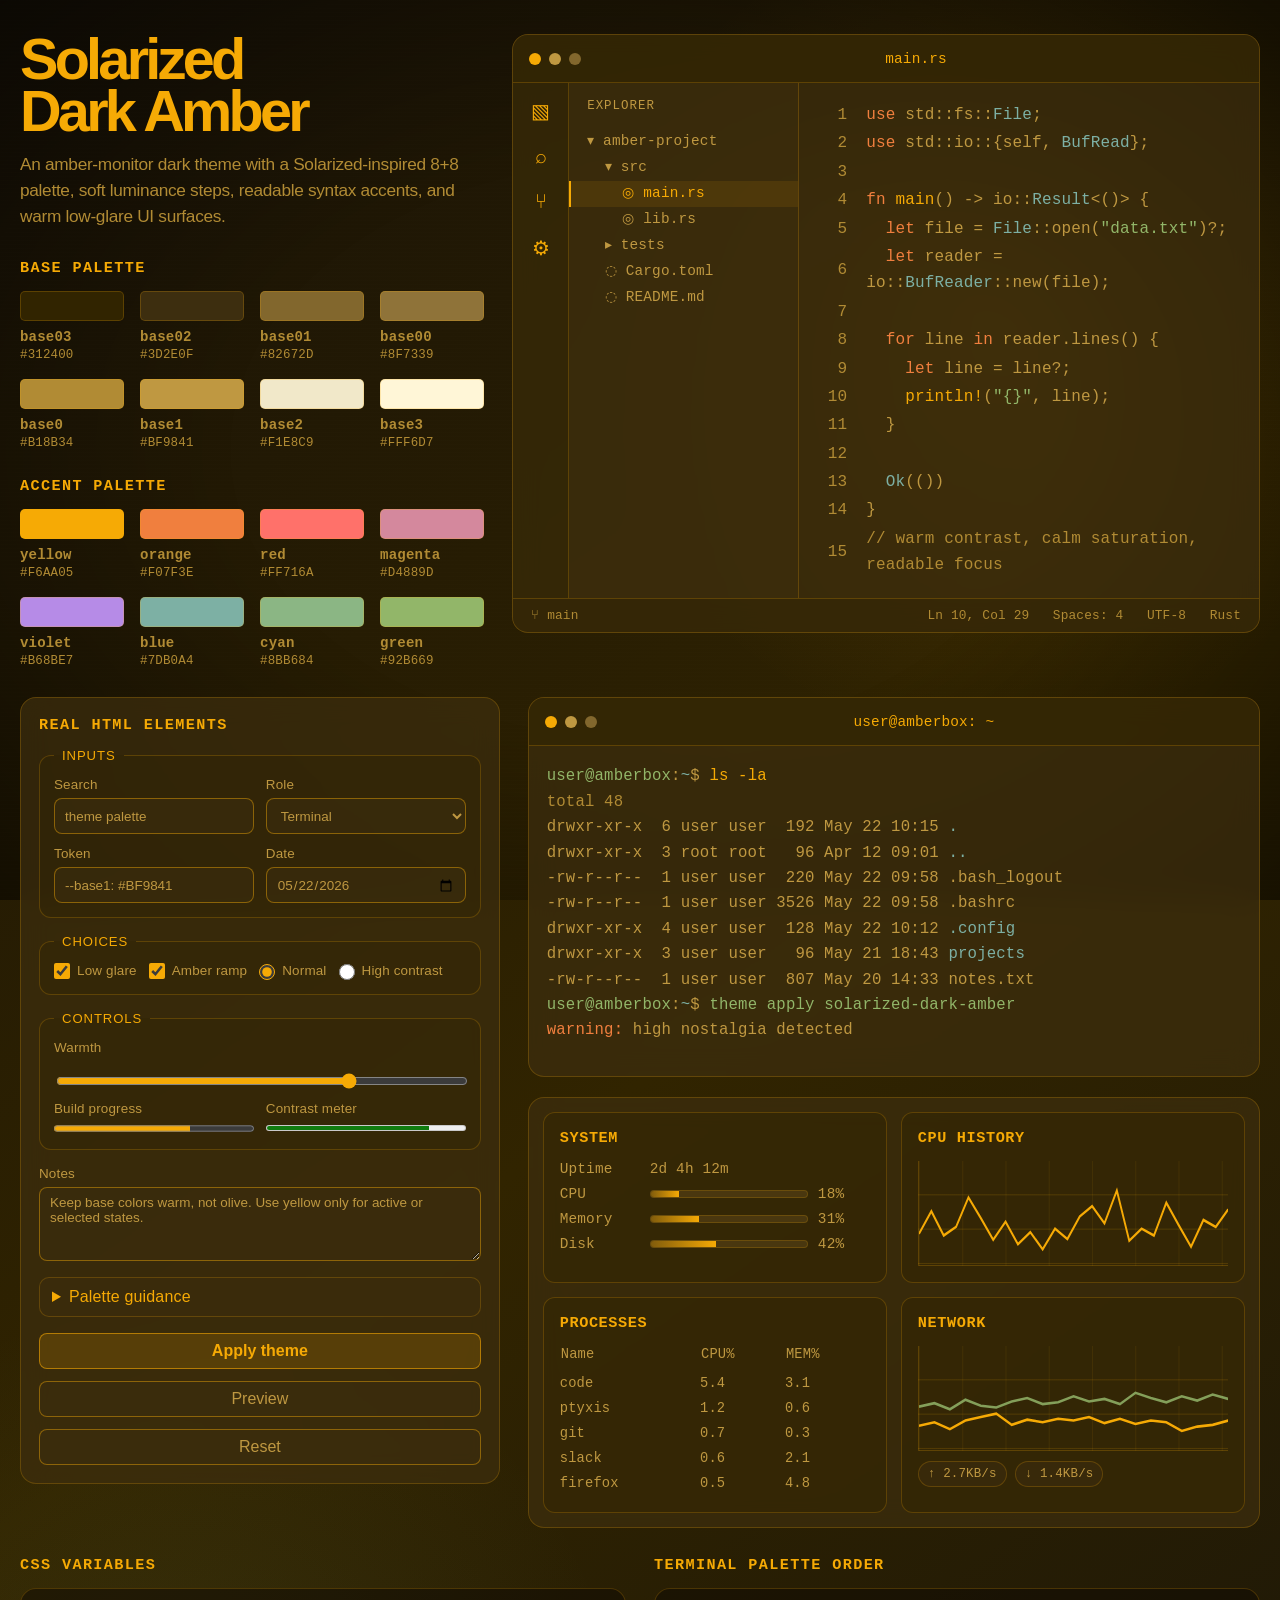
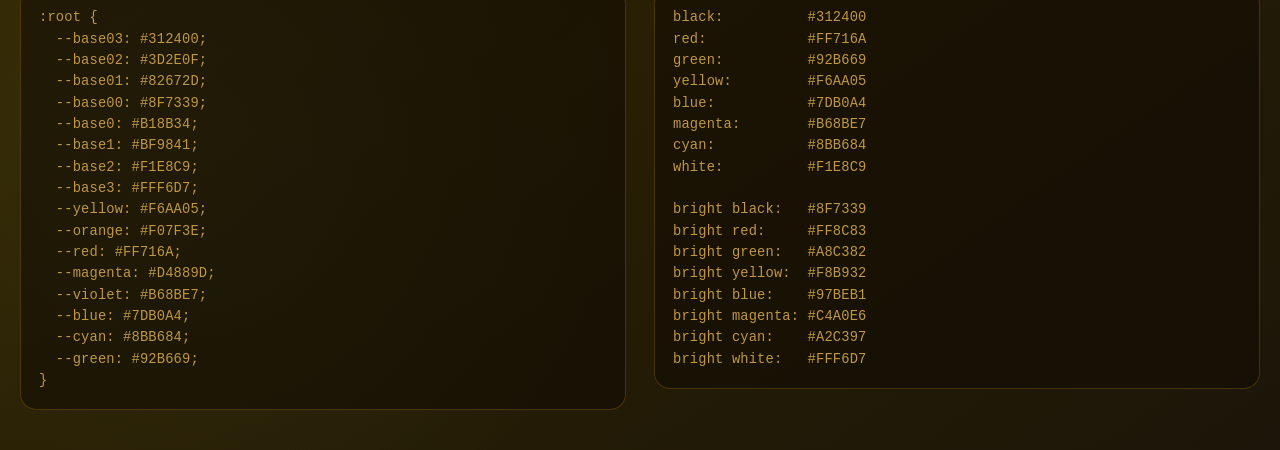
<file: index.html>
<!doctype html>
<html lang="en">
<head>
  <meta charset="utf-8">
  <meta name="viewport" content="width=device-width, initial-scale=1">
  <title>Solarized Dark Amber</title>
  <meta name="description" content="A warm, low-glare theme built on a Solarized-inspired CIELAB ramp.">
  <link rel="stylesheet" href="palette.css">
  <style>
    :root {
      --panel: rgba(61, 46, 15, 0.72);
      --panel-soft: rgba(130, 103, 45, 0.38);
      --line: rgba(246, 170, 5, 0.22);
      --line-strong: rgba(246, 170, 5, 0.44);
      --glow: none;
      --radius: 16px;
      --mono: ui-monospace, SFMono-Regular, Menlo, Monaco, Consolas, "Liberation Mono", monospace;
      --sans: "Helvetica Neue", Helvetica, Arial, "Liberation Sans", sans-serif;
    }
    * { box-sizing: border-box; }
    body {
      margin: 0;
      min-height: 100vh;
      color: var(--base0);
      background:
        radial-gradient(circle at 78% 16%, rgba(246, 170, 5, 0.13), transparent 26rem),
        radial-gradient(circle at 14% 85%, rgba(146, 182, 105, 0.09), transparent 28rem),
        linear-gradient(145deg, #171107 0%, var(--base03) 52%, #1b1609 100%);
      font-family: var(--sans);
      letter-spacing: 0.01em;
    }
    body::before {
      content: "";
      position: fixed;
      inset: 0;
      pointer-events: none;
      opacity: 0.09;
      background: repeating-linear-gradient(to bottom, rgba(255,255,255,0.16) 0, rgba(255,255,255,0.16) 1px, transparent 1px, transparent 4px);
      mix-blend-mode: overlay;
    }
    body::after {
      content: "";
      position: fixed;
      inset: 0;
      pointer-events: none;
      background: radial-gradient(ellipse at center, transparent 45%, rgba(0,0,0,0.48) 100%);
    }
    .page {
      width: min(1480px, calc(100vw - 40px));
      margin: 0 auto;
      padding: 34px 0 40px;
      position: relative;
      z-index: 1;
    }
    .hero {
      display: grid;
      grid-template-columns: 0.9fr 1.45fr;
      gap: 28px;
      align-items: start;
    }
    h1 {
      margin: 0 0 14px;
      font-family: "Helvetica Neue", Helvetica, Arial, "Liberation Sans", sans-serif;
      font-size: clamp(2.3rem, 4.5vw, 4.65rem);
      font-weight: 700;
      letter-spacing: -0.065em;
      line-height: 0.9;
      color: var(--yellow);
    }
    .subtitle {
      max-width: 640px;
      margin: 0 0 30px;
      color: var(--base0);
      font-family: "Helvetica Neue", Helvetica, Arial, "Liberation Sans", sans-serif;
      font-size: 1.08rem;
      font-weight: 400;
      letter-spacing: -0.018em;
      line-height: 1.5;
    }
    .section-title {
      margin: 0 0 14px;
      color: var(--yellow);
      font-family: var(--mono);
      font-size: 0.95rem;
      font-weight: 700;
      text-transform: uppercase;
      letter-spacing: 0.09em;
    }
    .palette-grid, .accent-grid {
      display: grid;
      grid-template-columns: repeat(4, minmax(95px, 1fr));
      gap: 16px;
    }
    .palette-grid { margin-bottom: 26px; }
    .swatch {
      min-width: 0;
      font-family: var(--mono);
    }
    .chip {
      height: 30px;
      border-radius: 5px;
      border: 1px solid var(--line);
margin-bottom: 8px;
    }
    .swatch strong {
      display: block;
      color: var(--base0);
      font-size: 0.88rem;
      font-weight: 700;
    }
    .swatch span {
      color: var(--base0);
      font-size: 0.78rem;
    }
    .card {
      border: 1px solid var(--line);
      border-radius: var(--radius);
      background: var(--panel);
overflow: hidden;
      backdrop-filter: blur(14px);
    }
    .window-bar {
      height: 48px;
      display: flex;
      align-items: center;
      gap: 8px;
      padding: 0 16px;
      border-bottom: 1px solid var(--line);
      background: rgba(49, 36, 0, 0.62);
    }
    .dot {
      width: 12px;
      height: 12px;
      border-radius: 50%;
      background: var(--base00);
    }
    .dot:nth-child(1) { background: var(--yellow); }
    .dot:nth-child(2) { background: var(--base1); }
    .dot:nth-child(3) { background: var(--base01); }
    .window-title {
      margin-left: auto;
      margin-right: auto;
      color: var(--yellow);
      font-family: var(--mono);
      font-size: 0.9rem;
    }
    .editor {
      display: grid;
      grid-template-columns: 56px 230px 1fr;
      min-height: 445px;
    }
    .activity {
      border-right: 1px solid var(--line);
      background: rgba(49, 36, 0, 0.36);
      padding: 16px 0;
      display: grid;
      justify-items: center;
      align-content: start;
      gap: 22px;
      color: var(--yellow);
      font-family: var(--mono);
      font-size: 1.25rem;
    }
    .side {
      border-right: 1px solid var(--line);
      padding: 16px 0 12px;
      background: rgba(61, 46, 15, 0.46);
      font-family: var(--mono);
      color: var(--base1);
    }
    .side h2 {
      margin: 0 18px 16px;
      color: var(--base1);
      font-size: 0.78rem;
      font-weight: 500;
      letter-spacing: 0.08em;
      text-transform: uppercase;
    }
    .tree {
      list-style: none;
      margin: 0;
      padding: 0;
      font-size: 0.9rem;
      line-height: 1.8;
    }
    .tree li {
      padding: 0 18px;
      white-space: nowrap;
    }
    .tree li.active {
      background: rgba(246, 170, 5, 0.10);
      color: var(--yellow);
      border-left: 2px solid var(--yellow);
      padding-left: 16px;
    }
    .code {
      padding: 18px 24px;
      font-family: var(--mono);
      font-size: clamp(0.9rem, 1.25vw, 1.05rem);
      line-height: 1.65;
      color: var(--base1);
      overflow: auto;
    }
    .code table {
      border-collapse: collapse;
      width: 100%;
    }
    .code td:first-child {
      width: 42px;
      color: var(--base0);
      text-align: right;
      padding-right: 18px;
      user-select: none;
    }
    .kw { color: var(--orange); }
    .fn { color: var(--yellow); }
    .str { color: var(--green); }
    .ty { color: var(--blue); }
    .cm { color: var(--base0); }
    .op { color: var(--base1); }
    .status {
      border-top: 1px solid var(--line);
      height: 34px;
      display: flex;
      align-items: center;
      justify-content: space-between;
      padding: 0 18px;
      color: var(--base0);
      background: rgba(49, 36, 0, 0.44);
      font-family: var(--mono);
      font-size: 0.8rem;
    }
    .mock-section {
      display: grid;
      grid-template-columns: 0.95fr 1.45fr;
      gap: 28px;
      margin-top: 28px;
    }
    .ui-card { padding: 18px; }
    .controls {
      display: flex;
      flex-wrap: wrap;
      gap: 12px;
      align-items: center;
      margin-bottom: 22px;
      font-family: var(--mono);
      font-size: 0.85rem;
    }
    button, .badge, .input {
      border: 1px solid var(--line-strong);
      background: rgba(61, 46, 15, 0.6);
      color: var(--base1);
      border-radius: 9px;
      min-height: 34px;
      padding: 0 13px;
      font-family: var(--mono);
}
    button.primary, .badge {
      background: rgba(246, 170, 5, 0.18);
      color: var(--yellow);
      border-color: rgba(246, 170, 5, 0.52);
    }
    a {
      color: var(--yellow);
      text-decoration-color: rgba(246, 170, 5, 0.55);
      text-underline-offset: 3px;
    }
    .checkbox, .radio {
      display: inline-grid;
      place-items: center;
      width: 17px;
      height: 17px;
      border: 1px solid var(--yellow);
      color: var(--yellow);
      margin-right: 6px;
      vertical-align: -3px;
    }
    .radio { border-radius: 50%; }
    .radio::after {
      content: "";
      width: 6px;
      height: 6px;
      background: var(--yellow);
      border-radius: 50%;
    }
    .terminal {
      min-height: 330px;
      font-family: var(--mono);
      font-size: 0.98rem;
      line-height: 1.62;
      padding: 18px;
      color: var(--base1);
    }
    .prompt { color: var(--green); }
    .cmd { color: var(--yellow); }
    .dim { color: var(--base0); }
    .file { color: var(--blue); }
    .ok { color: var(--green); }
    .warn { color: var(--orange); }
    .dashboard {
      display: grid;
      grid-template-columns: repeat(2, minmax(0, 1fr));
      gap: 14px;
      padding: 14px;
    }
    .metric {
      border: 1px solid var(--line);
      border-radius: 12px;
      background: rgba(49, 36, 0, 0.48);
      padding: 16px;
      min-height: 162px;
      font-family: var(--mono);
    }
    .metric h3 {
      margin: 0 0 14px;
      color: var(--yellow);
      font-size: 0.95rem;
      text-transform: uppercase;
      letter-spacing: 0.04em;
    }
    .rows {
      display: grid;
      gap: 9px;
      color: var(--base1);
      font-size: 0.9rem;
    }
    .row {
      display: grid;
      grid-template-columns: 80px 1fr 52px;
      gap: 10px;
      align-items: center;
    }
    .bar {
      height: 8px;
      border: 1px solid rgba(246, 170, 5, 0.18);
      border-radius: 999px;
      overflow: hidden;
      background: rgba(130, 103, 45, 0.28);
    }
    .fill {
      display: block;
      height: 100%;
      width: var(--w);
      background: linear-gradient(90deg, rgba(246, 170, 5, 0.32), var(--yellow));
    }
    .chart {
      height: 105px;
      width: 100%;
      display: block;
      margin-top: 6px;
      border-left: 1px solid var(--line);
      border-bottom: 1px solid var(--line);
      background-image: linear-gradient(to top, rgba(246, 170, 5, 0.16) 1px, transparent 1px), linear-gradient(to right, rgba(246, 170, 5, 0.08) 1px, transparent 1px);
      background-size: 100% 33%, 14% 100%;
    }
    .chart polyline {
      fill: none;
      stroke: var(--yellow);
      stroke-width: 3;
}
    .chart .secondary {
      stroke: var(--green);
      opacity: 0.85;
    }
    .process-table {
      width: 100%;
      border-collapse: collapse;
      color: var(--base1);
      font-size: 0.86rem;
    }
    .process-table th {
      color: var(--base1);
      font-weight: 500;
      text-align: left;
      padding-bottom: 9px;
    }
    .process-table td { padding: 5px 0; }
    .token-row {
      display: flex;
      gap: 8px;
      flex-wrap: wrap;
      margin-top: 10px;
    }
    .token {
      border: 1px solid var(--line);
      color: var(--base1);
      border-radius: 999px;
      padding: 5px 9px;
      font-family: var(--mono);
      font-size: 0.78rem;
      background: rgba(61, 46, 15, 0.54);
    }
    .right-column {
      display: grid;
      gap: 20px;
    }

    .right-column .card[style] {
      margin-top: 0 !important;
    }

    .css-ref {
      margin-top: 28px;
      display: grid;
      grid-template-columns: 1fr 1fr;
      gap: 28px;
    }
    pre {
      margin: 0;
      border: 1px solid var(--line);
      border-radius: var(--radius);
      background: rgba(17, 12, 5, 0.55);
      color: var(--base1);
      overflow: auto;
      padding: 18px;
font-family: var(--mono);
      font-size: 0.86rem;
      line-height: 1.55;
    }

    .real-form {
      display: grid;
      gap: 16px;
      font-family: var(--mono);
    }

    fieldset {
      border: 1px solid var(--line);
      border-radius: 12px;
      padding: 14px;
      margin: 0;
      background: rgba(49, 36, 0, 0.28);
    }

    legend {
      color: var(--yellow);
      padding: 0 8px;
      font-size: 0.82rem;
      text-transform: uppercase;
      letter-spacing: 0.07em;
    }

    .form-grid {
      display: grid;
      grid-template-columns: 1fr 1fr;
      gap: 12px;
    }

    label {
      display: grid;
      gap: 6px;
      color: var(--base1);
      font-size: 0.84rem;
    }

    input,
    select,
    textarea,
    button {
      width: 100%;
      border: 1px solid var(--line-strong);
      background: rgba(61, 46, 15, 0.62);
      color: var(--base1);
      border-radius: 8px;
      min-height: 36px;
      padding: 7px 10px;
      font: inherit;
      accent-color: var(--yellow);
    }

    textarea {
      min-height: 74px;
      resize: vertical;
    }

    input::placeholder,
    textarea::placeholder {
      color: var(--base0);
    }

    input:focus,
    select:focus,
    textarea:focus,
    button:focus-visible {
      outline: 2px solid var(--yellow);
      outline-offset: 2px;
    }

    button {
      cursor: pointer;
    }

    button[type="submit"] {
      background: rgba(246, 170, 5, 0.16);
      color: var(--yellow);
      border-color: rgba(246, 170, 5, 0.58);
      font-weight: 700;
    }

    button[type="reset"] {
      color: var(--base1);
    }

    input[type="checkbox"],
    input[type="radio"] {
      width: auto;
      min-height: auto;
      padding: 0;
    }

    .choice-row,
    .button-row {
      display: flex;
      flex-wrap: wrap;
      gap: 12px;
      align-items: center;
    }

    .choice-row label {
      display: inline-flex;
      grid-template-columns: none;
      align-items: center;
      gap: 7px;
      line-height: 1.2;
    }

    .choice-row input[type="checkbox"],
    .choice-row input[type="radio"] {
      width: 1rem;
      height: 1rem;
      min-height: auto;
      margin: 0;
      flex: 0 0 auto;
    }

    .choice-row input[type="radio"] {
      transform: translateY(1px);
    }

    input[type="range"] {
      padding: 0;
      border: 0;
      background: transparent;
    }

    progress,
    meter {
      width: 100%;
      height: 13px;
      accent-color: var(--yellow);
    }

    details {
      border: 1px solid var(--line);
      border-radius: 10px;
      padding: 10px 12px;
      color: var(--base1);
      background: rgba(61, 46, 15, 0.36);
    }

    summary {
      color: var(--yellow);
      cursor: pointer;
    }

    .status-grid {
      display: grid;
      grid-template-columns: 1fr 1fr;
      gap: 12px;
    }

    @media (max-width: 620px) {
      .form-grid,
      .status-grid {
        grid-template-columns: 1fr;
      }
    }


    .real-form,
    .real-form *,
    .real-form input,
    .real-form select,
    .real-form textarea,
    .real-form button {
      font-family: "Helvetica Neue", Helvetica, Arial, "Liberation Sans", sans-serif;
    }

    @media (max-width: 980px) {
      .hero, .mock-section, .css-ref { grid-template-columns: 1fr; }
      .editor { grid-template-columns: 44px 1fr; }
      .side { display: none; }
      .palette-grid, .accent-grid { grid-template-columns: repeat(2, minmax(120px, 1fr)); }
    }
    @media (max-width: 620px) {
      .page { width: min(100vw - 24px, 1480px); padding-top: 20px; }
      .dashboard { grid-template-columns: 1fr; }
      .palette-grid, .accent-grid { grid-template-columns: 1fr; }
      .code { padding: 14px; }
    }
  </style>
</head>
<body>
  <main class="page">
    <section class="hero">
      <div>
        <h1>Solarized<br>Dark Amber</h1>
        <p class="subtitle">
          An amber-monitor dark theme with a Solarized-inspired 8+8 palette,
          soft luminance steps, readable syntax accents, and warm low-glare UI surfaces.
        </p>
        <p class="section-title">Base palette</p>
        <div class="palette-grid">
          <div class="swatch"><div class="chip" style="background:var(--base03)"></div><strong>base03</strong><span data-color="base03"></span></div>
          <div class="swatch"><div class="chip" style="background:var(--base02)"></div><strong>base02</strong><span data-color="base02"></span></div>
          <div class="swatch"><div class="chip" style="background:var(--base01)"></div><strong>base01</strong><span data-color="base01"></span></div>
          <div class="swatch"><div class="chip" style="background:var(--base00)"></div><strong>base00</strong><span data-color="base00"></span></div>
          <div class="swatch"><div class="chip" style="background:var(--base0)"></div><strong>base0</strong><span data-color="base0"></span></div>
          <div class="swatch"><div class="chip" style="background:var(--base1)"></div><strong>base1</strong><span data-color="base1"></span></div>
          <div class="swatch"><div class="chip" style="background:var(--base2)"></div><strong>base2</strong><span data-color="base2"></span></div>
          <div class="swatch"><div class="chip" style="background:var(--base3)"></div><strong>base3</strong><span data-color="base3"></span></div>
        </div>
        <p class="section-title">Accent palette</p>
        <div class="accent-grid">
          <div class="swatch"><div class="chip" style="background:var(--yellow)"></div><strong>yellow</strong><span data-color="yellow"></span></div>
          <div class="swatch"><div class="chip" style="background:var(--orange)"></div><strong>orange</strong><span data-color="orange"></span></div>
          <div class="swatch"><div class="chip" style="background:var(--red)"></div><strong>red</strong><span data-color="red"></span></div>
          <div class="swatch"><div class="chip" style="background:var(--magenta)"></div><strong>magenta</strong><span data-color="magenta"></span></div>
          <div class="swatch"><div class="chip" style="background:var(--violet)"></div><strong>violet</strong><span data-color="violet"></span></div>
          <div class="swatch"><div class="chip" style="background:var(--blue)"></div><strong>blue</strong><span data-color="blue"></span></div>
          <div class="swatch"><div class="chip" style="background:var(--cyan)"></div><strong>cyan</strong><span data-color="cyan"></span></div>
          <div class="swatch"><div class="chip" style="background:var(--green)"></div><strong>green</strong><span data-color="green"></span></div>
        </div>
      </div>
      <div class="card">
        <div class="window-bar"><span class="dot"></span><span class="dot"></span><span class="dot"></span><span class="window-title">main.rs</span></div>
        <div class="editor">
          <aside class="activity"><span>▧</span><span>⌕</span><span>⑂</span><span>⚙</span></aside>
          <aside class="side">
            <h2>Explorer</h2>
            <ul class="tree">
              <li>▾ amber-project</li>
              <li>&nbsp;&nbsp;▾ src</li>
              <li class="active">&nbsp;&nbsp;&nbsp;&nbsp;◎ main.rs</li>
              <li>&nbsp;&nbsp;&nbsp;&nbsp;◎ lib.rs</li>
              <li>&nbsp;&nbsp;▸ tests</li>
              <li>&nbsp;&nbsp;◌ Cargo.toml</li>
              <li>&nbsp;&nbsp;◌ README.md</li>
            </ul>
          </aside>
          <section class="code" aria-label="Code editor mockup">
            <table>
              <tr><td>1</td><td><span class="kw">use</span> std::fs::<span class="ty">File</span>;</td></tr>
              <tr><td>2</td><td><span class="kw">use</span> std::io::{self, <span class="ty">BufRead</span>};</td></tr>
              <tr><td>3</td><td></td></tr>
              <tr><td>4</td><td><span class="kw">fn</span> <span class="fn">main</span>() <span class="op">-&gt;</span> io::<span class="ty">Result</span>&lt;()&gt; {</td></tr>
              <tr><td>5</td><td>&nbsp;&nbsp;<span class="kw">let</span> file = <span class="ty">File</span>::open(<span class="str">"data.txt"</span>)?;</td></tr>
              <tr><td>6</td><td>&nbsp;&nbsp;<span class="kw">let</span> reader = io::<span class="ty">BufReader</span>::new(file);</td></tr>
              <tr><td>7</td><td></td></tr>
              <tr><td>8</td><td>&nbsp;&nbsp;<span class="kw">for</span> line <span class="kw">in</span> reader.lines() {</td></tr>
              <tr><td>9</td><td>&nbsp;&nbsp;&nbsp;&nbsp;<span class="kw">let</span> line = line?;</td></tr>
              <tr><td>10</td><td>&nbsp;&nbsp;&nbsp;&nbsp;<span class="fn">println!</span>(<span class="str">"{}"</span>, line);</td></tr>
              <tr><td>11</td><td>&nbsp;&nbsp;}</td></tr>
              <tr><td>12</td><td></td></tr>
              <tr><td>13</td><td>&nbsp;&nbsp;<span class="ty">Ok</span>(())</td></tr>
              <tr><td>14</td><td>}</td></tr>
              <tr><td>15</td><td><span class="cm">// warm contrast, calm saturation, readable focus</span></td></tr>
            </table>
          </section>
        </div>
        <div class="status"><span>⑂ main</span><span>Ln 10, Col 29&nbsp;&nbsp; Spaces: 4&nbsp;&nbsp; UTF-8&nbsp;&nbsp; Rust</span></div>
      </div>
    </section>

    <section class="mock-section">
      <div>
        <div class="card ui-card">
          <p class="section-title">Real HTML elements</p>

          <form class="real-form">
            <fieldset>
              <legend>Inputs</legend>
              <div class="form-grid">
                <label>
                  Search
                  <input type="search" placeholder="Search commands..." value="theme palette">
                </label>

                <label>
                  Role
                  <select>
                    <option>Terminal</option>
                    <option>Editor</option>
                    <option>Dashboard</option>
                  </select>
                </label>

                <label>
                  Token
                  <input type="text" value="--base1: #BF9841">
                </label>

                <label>
                  Date
                  <input type="date" value="2026-05-22">
                </label>
              </div>
            </fieldset>

            <fieldset>
              <legend>Choices</legend>
              <div class="choice-row">
                <label><input type="checkbox" checked> Low glare</label>
                <label><input type="checkbox" checked> Amber ramp</label>
                <label><input type="radio" name="contrast" checked> Normal</label>
                <label><input type="radio" name="contrast"> High contrast</label>
              </div>
            </fieldset>

            <fieldset>
              <legend>Controls</legend>
              <label>
                Warmth
                <input type="range" min="0" max="100" value="72">
              </label>

              <div class="status-grid">
                <label>
                  Build progress
                  <progress value="68" max="100">68%</progress>
                </label>

                <label>
                  Contrast meter
                  <meter min="0" max="100" low="30" high="70" optimum="82" value="82">82%</meter>
                </label>
              </div>
            </fieldset>

            <label>
              Notes
              <textarea>Keep base colors warm, not olive. Use yellow only for active or selected states.</textarea>
            </label>

            <details>
              <summary>Palette guidance</summary>
              <p>Use base colors for structure and text. Reserve yellow for focus, active states, prompts, and selections.</p>
            </details>

            <div class="button-row">
              <button type="submit">Apply theme</button>
              <button type="button">Preview</button>
              <button type="reset">Reset</button>
            </div>
          </form>
        </div>

      </div>
      <div class="right-column">
        <div class="card" style="margin-top: 20px">
          <div class="window-bar"><span class="dot"></span><span class="dot"></span><span class="dot"></span><span class="window-title">user@amberbox: ~</span></div>
          <div class="terminal">
            <div><span class="prompt">user@amberbox</span>:<span class="file">~</span>$ <span class="cmd">ls -la</span></div>
            <div><span class="dim">total 48</span></div>
            <div>drwxr-xr-x&nbsp;&nbsp;6 user user&nbsp;&nbsp;192 May 22 10:15 <span class="file">.</span></div>
            <div>drwxr-xr-x&nbsp;&nbsp;3 root root&nbsp;&nbsp; 96 Apr 12 09:01 <span class="file">..</span></div>
            <div>-rw-r--r--&nbsp;&nbsp;1 user user&nbsp;&nbsp;220 May 22 09:58 .bash_logout</div>
            <div>-rw-r--r--&nbsp;&nbsp;1 user user 3526 May 22 09:58 .bashrc</div>
            <div>drwxr-xr-x&nbsp;&nbsp;4 user user&nbsp;&nbsp;128 May 22 10:12 <span class="file">.config</span></div>
            <div>drwxr-xr-x&nbsp;&nbsp;3 user user&nbsp;&nbsp; 96 May 21 18:43 <span class="file">projects</span></div>
            <div>-rw-r--r--&nbsp;&nbsp;1 user user&nbsp;&nbsp;807 May 20 14:33 notes.txt</div>
            <div><span class="prompt">user@amberbox</span>:<span class="file">~</span>$ <span class="ok">theme apply solarized-dark-amber</span></div>
            <div><span class="warn">warning:</span> high nostalgia detected</div>
          </div>
        </div>

      <div class="card dashboard-card">
        <div class="dashboard">
          <div class="metric">
            <h3>System</h3>
            <div class="rows">
              <div class="row"><span>Uptime</span><span>2d 4h 12m</span><span></span></div>
              <div class="row"><span>CPU</span><div class="bar"><span class="fill" style="--w:18%"></span></div><span>18%</span></div>
              <div class="row"><span>Memory</span><div class="bar"><span class="fill" style="--w:31%"></span></div><span>31%</span></div>
              <div class="row"><span>Disk</span><div class="bar"><span class="fill" style="--w:42%"></span></div><span>42%</span></div>
            </div>
          </div>
          <div class="metric">
            <h3>CPU history</h3>
            <svg class="chart" viewBox="0 0 500 120" preserveAspectRatio="none" aria-label="CPU history chart">
              <polyline points="0,84 20,58 40,86 60,76 80,42 100,66 120,91 140,70 160,96 180,82 200,102 220,78 240,90 260,64 280,52 300,72 320,34 340,92 360,78 380,86 400,48 420,74 440,99 460,68 480,76 500,56"></polyline>
            </svg>
          </div>
          <div class="metric">
            <h3>Processes</h3>
            <table class="process-table">
              <thead><tr><th>Name</th><th>CPU%</th><th>MEM%</th></tr></thead>
              <tbody>
                <tr><td>code</td><td>5.4</td><td>3.1</td></tr>
                <tr><td>ptyxis</td><td>1.2</td><td>0.6</td></tr>
                <tr><td>git</td><td>0.7</td><td>0.3</td></tr>
                <tr><td>slack</td><td>0.6</td><td>2.1</td></tr>
                <tr><td>firefox</td><td>0.5</td><td>4.8</td></tr>
              </tbody>
            </table>
          </div>
          <div class="metric">
            <h3>Network</h3>
            <svg class="chart" viewBox="0 0 500 120" preserveAspectRatio="none" aria-label="Network chart">
              <polyline class="secondary" points="0,70 25,66 50,73 75,62 100,69 125,71 150,64 175,60 200,67 225,65 250,58 275,64 300,61 325,67 350,54 375,60 400,65 425,58 450,63 475,56 500,61"></polyline>
              <polyline points="0,92 25,88 50,96 75,86 100,82 125,78 150,91 175,85 200,88 225,84 250,86 275,82 300,89 325,84 350,90 375,86 400,88 425,98 450,93 475,91 500,86"></polyline>
            </svg>
            <div class="token-row"><span class="token">↑ 2.7KB/s</span><span class="token">↓ 1.4KB/s</span></div>
          </div>
        </div>
      </div>
    </section>
    <section class="css-ref">
      <div>
        <p class="section-title">CSS variables</p>
        <pre id="css-variables"></pre>
      </div>
      <div>
        <p class="section-title">Terminal palette order</p>
        <pre>black:          #312400
red:            #FF716A
green:          #92B669
yellow:         #F6AA05
blue:           #7DB0A4
magenta:        #B68BE7
cyan:           #8BB684
white:          #F1E8C9

bright black:   #8F7339
bright red:     #FF8C83
bright green:   #A8C382
bright yellow:  #F8B932
bright blue:    #97BEB1
bright magenta: #C4A0E6
bright cyan:    #A2C397
bright white:   #FFF6D7</pre>
      </div>
    </section>
  </main>
  <script>
    const colors = [...document.querySelectorAll("[data-color]")];
    const styles = getComputedStyle(document.documentElement);
    for (const color of colors) color.textContent = styles.getPropertyValue(`--${color.dataset.color}`).trim();
    document.querySelector("#css-variables").textContent = `:root {\n${colors.map(color => `  --${color.dataset.color}: ${color.textContent};`).join("\n")}\n}`;
  </script>
</body>
</html>
</file>
<file: palette.css>
/* Generated from palette.json by scripts/palette.mjs. */
:root {
  --base03: #312400;
  --base02: #3D2E0F;
  --base01: #82672D;
  --base00: #8F7339;
  --base0: #B18B34;
  --base1: #BF9841;
  --base2: #F1E8C9;
  --base3: #FFF6D7;
  --yellow: #F6AA05;
  --orange: #F07F3E;
  --red: #FF716A;
  --magenta: #D4889D;
  --violet: #B68BE7;
  --blue: #7DB0A4;
  --cyan: #8BB684;
  --green: #92B669;
}
</file>
